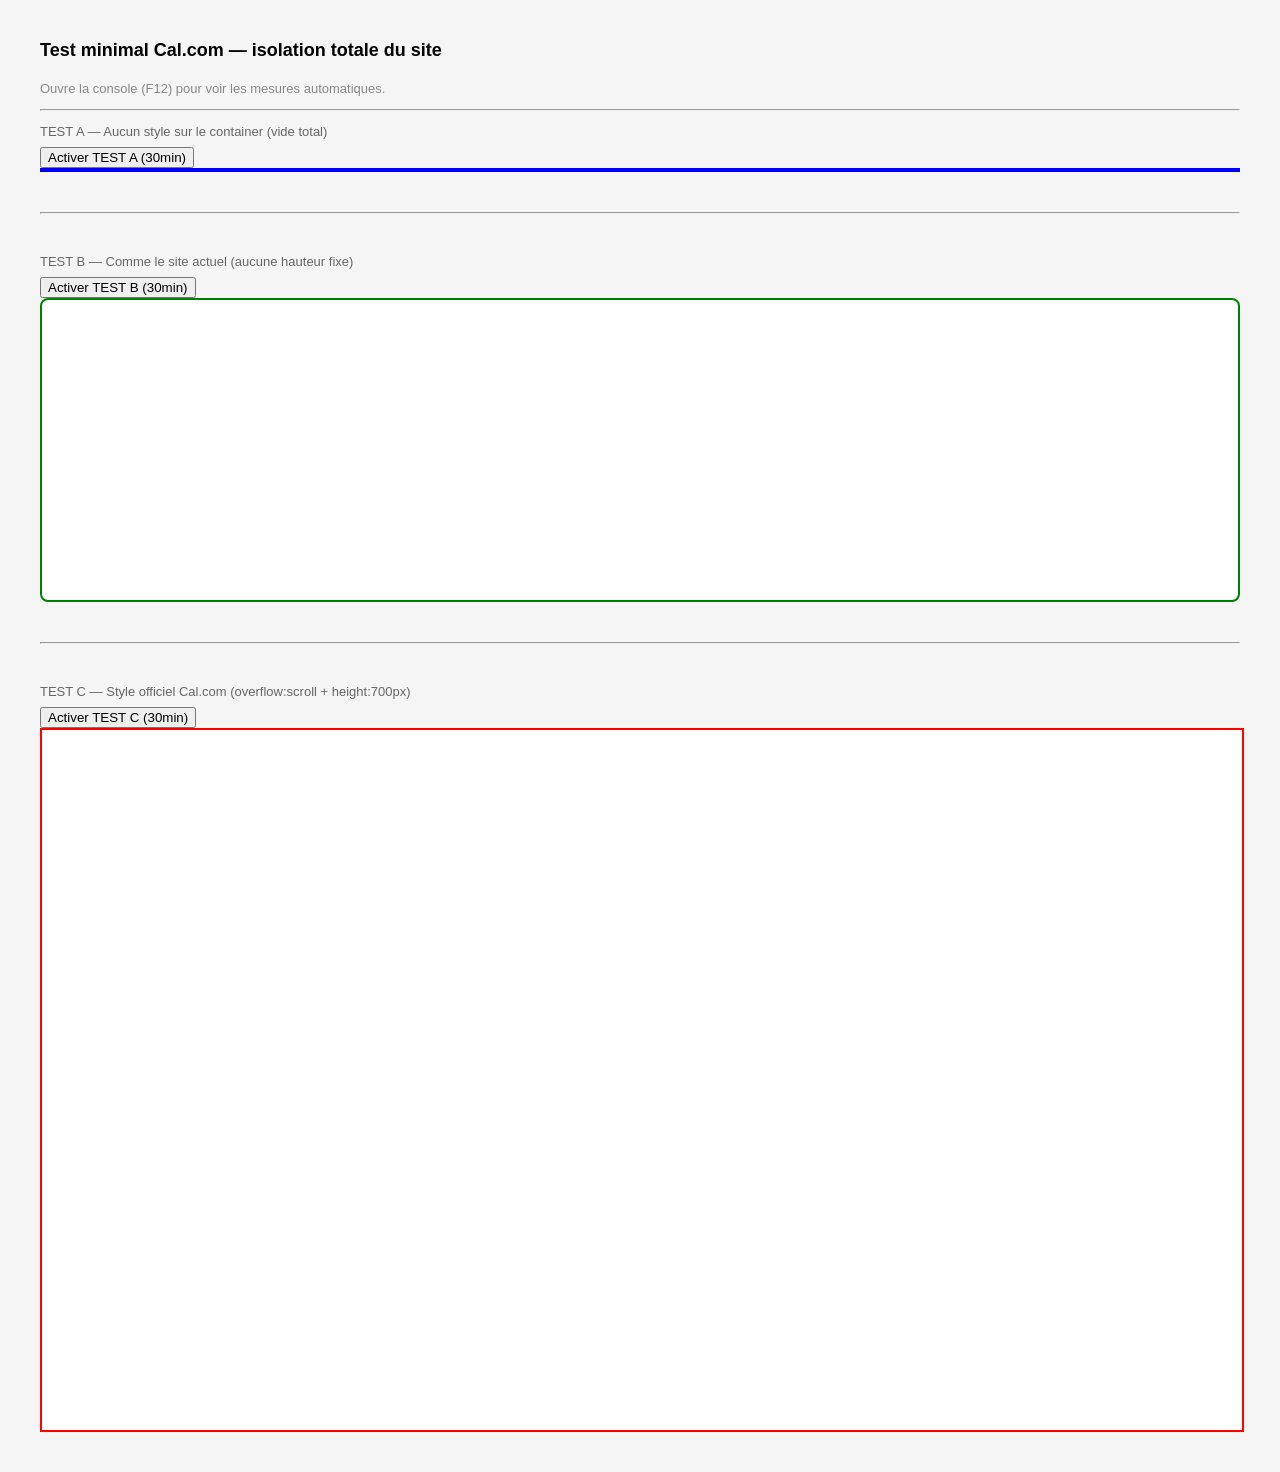
<file: cal-test.html>
<!DOCTYPE html>
<html lang="fr">
<head>
  <meta charset="UTF-8">
  <title>Test minimal Cal.com</title>
  <!-- AUCUN CSS du site principal -->
  <style>
    body { margin: 40px; font-family: sans-serif; background: #f5f5f5; }
    h1 { font-size: 18px; margin-bottom: 20px; }
    .test-label { font-size: 13px; color: #666; margin-bottom: 8px; }

    /* TEST A : aucun style du tout sur le container */
    #test-a-container { background: white; border: 2px solid blue; }

    /* TEST B : comme le site (après nos modifs) */
    #test-b-container {
      background: white;
      border: 2px solid green;
      min-height: 300px;
      border-radius: 8px;
    }

    /* TEST C : comme les recommandations Cal.com (overflow:scroll + height fixe) */
    #test-c-container {
      background: white;
      border: 2px solid red;
      width: 100%;
      height: 700px;
      overflow: scroll;
    }
  </style>
</head>
<body>
  <h1>Test minimal Cal.com — isolation totale du site</h1>
  <p style="font-size:13px;color:#888;">Ouvre la console (F12) pour voir les mesures automatiques.</p>

  <hr>
  <p class="test-label">TEST A — Aucun style sur le container (vide total)</p>
  <button onclick="initCal('30min','a')">Activer TEST A (30min)</button>
  <div id="test-a-container">
    <div id="my-cal-test-a" style="width:100%"></div>
  </div>

  <hr style="margin: 40px 0">
  <p class="test-label">TEST B — Comme le site actuel (aucune hauteur fixe)</p>
  <button onclick="initCal('30min','b')">Activer TEST B (30min)</button>
  <div id="test-b-container">
    <div id="my-cal-test-b" style="width:100%"></div>
  </div>

  <hr style="margin: 40px 0">
  <p class="test-label">TEST C — Style officiel Cal.com (overflow:scroll + height:700px)</p>
  <button onclick="initCal('30min','c')">Activer TEST C (30min)</button>
  <div id="test-c-container">
    <div id="my-cal-test-c" style="width:100%;height:100%;overflow:scroll"></div>
  </div>

  <!-- Cal.com embed -->
  <script>
    (function (C, A, L) {
      let p = function (a, ar) { a.q.push(ar); };
      let d = C.document;
      C.Cal = C.Cal || function () {
        let cal = C.Cal; let ar = arguments;
        if (!cal.loaded) {
          cal.ns = {}; cal.q = cal.q || [];
          d.head.appendChild(d.createElement("script")).src = A;
          cal.loaded = true;
        }
        if (ar[0] === L) {
          const api = function () { p(api, arguments); };
          const namespace = ar[1];
          api.q = api.q || [];
          if (typeof namespace === "string") {
            cal.ns[namespace] = cal.ns[namespace] || api;
            p(cal.ns[namespace], ar);
            p(cal, ["initNamespace", namespace]);
          } else p(cal, ar);
          return;
        }
        p(cal, ar);
      };
    })(window, "https://app.cal.com/embed/embed.js", "init");

    const initialized = {};

    function initCal(type, testId) {
      const ns = type + '-test-' + testId;
      const selector = '#my-cal-test-' + testId;

      if (initialized[ns]) {
        console.log('[DIAG] Déjà initialisé :', ns);
        setTimeout(() => runDiag(testId), 2000);
        return;
      }
      initialized[ns] = true;

      Cal("init", ns, { origin: "https://app.cal.com" });
      Cal.ns[ns]('inline', {
        elementOrSelector: selector,
        config: { layout: 'month_view', useSlotsViewOnSmallScreen: 'true' },
        calLink: 'momentdegrace/' + type,
      });
      Cal.ns[ns]('ui', { hideEventTypeDetails: false, layout: 'month_view' });

      console.log('[DIAG] Cal.com initialisé pour test', testId.toUpperCase(), '— diagnostic dans 3s');
      setTimeout(() => runDiag(testId), 3000);
    }

    // ─── Écoute __dimensionChanged ───────────────────────────────────────────
    window.addEventListener('message', function(e) {
      if (e.data && typeof e.data === 'object') {
        if (e.data.type === '__dimensionChanged' || (e.data.data && e.data.data.iframeHeight)) {
          console.log('[Cal.com __dimensionChanged reçu]', JSON.stringify(e.data));
        }
      }
    });

    // ─── Diagnostic ─────────────────────────────────────────────────────────
    function runDiag(testId) {
      const root = document.getElementById('my-cal-test-' + testId);
      if (!root) return;

      console.group('════ DIAGNOSTIC TEST ' + testId.toUpperCase() + ' ════');

      // 1. Remonte la chaîne des parents
      console.group('Chaîne parents (depuis #my-cal-test-' + testId + ')');
      let el = root;
      let depth = 0;
      while (el && el.tagName !== 'BODY') {
        const cs = getComputedStyle(el);
        const scrollable = el.scrollHeight > el.clientHeight + 2;
        console.log(
          (scrollable ? '⚠️ SCROLL ' : '   ok     ') + depth + ':',
          el.tagName + (el.id ? '#' + el.id : ''),
          {
            clientH: el.clientHeight,
            scrollH: el.scrollHeight,
            height_computed: cs.height,
            overflow: cs.overflow,
            overflowY: cs.overflowY,
            display: cs.display,
            position: cs.position,
          }
        );
        el = el.parentElement;
        depth++;
      }
      console.groupEnd();

      // 2. Enfants directs (wrappers injectés par Cal.com)
      console.group('Enfants injectés par Cal.com dans le div cible');
      function logChildren(parent, indent) {
        Array.from(parent.children).forEach((child, i) => {
          const cs = getComputedStyle(child);
          const scrollable = child.scrollHeight > child.clientHeight + 2;
          console.log(
            indent + (scrollable ? '⚠️ SCROLL ' : '   ok     ') + i + ':',
            child.tagName + (child.id ? '#' + child.id : '') + (child.className ? '.' + String(child.className).split(' ').slice(0,2).join('.') : ''),
            {
              clientH: child.clientHeight,
              scrollH: child.scrollHeight,
              height_inline: child.style.height,
              height_computed: cs.height,
              overflow: cs.overflow,
              overflowY: cs.overflowY,
              display: cs.display,
              position: cs.position,
            }
          );
          if (child.tagName !== 'IFRAME' && child.children.length > 0 && child.children.length < 5) {
            logChildren(child, indent + '  ');
          }
        });
      }
      logChildren(root, '');
      console.groupEnd();

      // 3. Inspect iframe
      const iframe = root.querySelector('iframe');
      if (iframe) {
        const cs = getComputedStyle(iframe);
        console.group('IFRAME Cal.com');
        console.log({
          'src (80c)': iframe.src.substring(0, 80),
          clientH: iframe.clientHeight,
          scrollH: iframe.scrollHeight,
          'style.height (inline)': iframe.style.height || '(non défini)',
          'computed height': cs.height,
          overflow: cs.overflow,
          overflowY: cs.overflowY,
        });
        // On ne peut pas accéder au contenu de l'iframe (cross-origin)
        try {
          iframe.contentWindow.document; // va lever une erreur si cross-origin
          console.log('Iframe accessible (same-origin) — analyse interne possible');
        } catch(e) {
          console.log('⚠️ Iframe CROSS-ORIGIN (app.cal.com) : impossible d\'inspecter l\'intérieur depuis JS.');
          console.log('→ Si le scroll est là-dedans, il est géré par Cal.com côté serveur.');
        }
        console.groupEnd();
      } else {
        console.warn('Aucun iframe trouvé dans ce conteneur (pas encore chargé ?)');
      }

      console.groupEnd(); // fin groupe test
    }

    window.runDiag = runDiag;
    console.log('[DIAG] Page test prête. Clique sur un bouton "Activer" pour lancer.');
  </script>
</body>
</html>
</file>
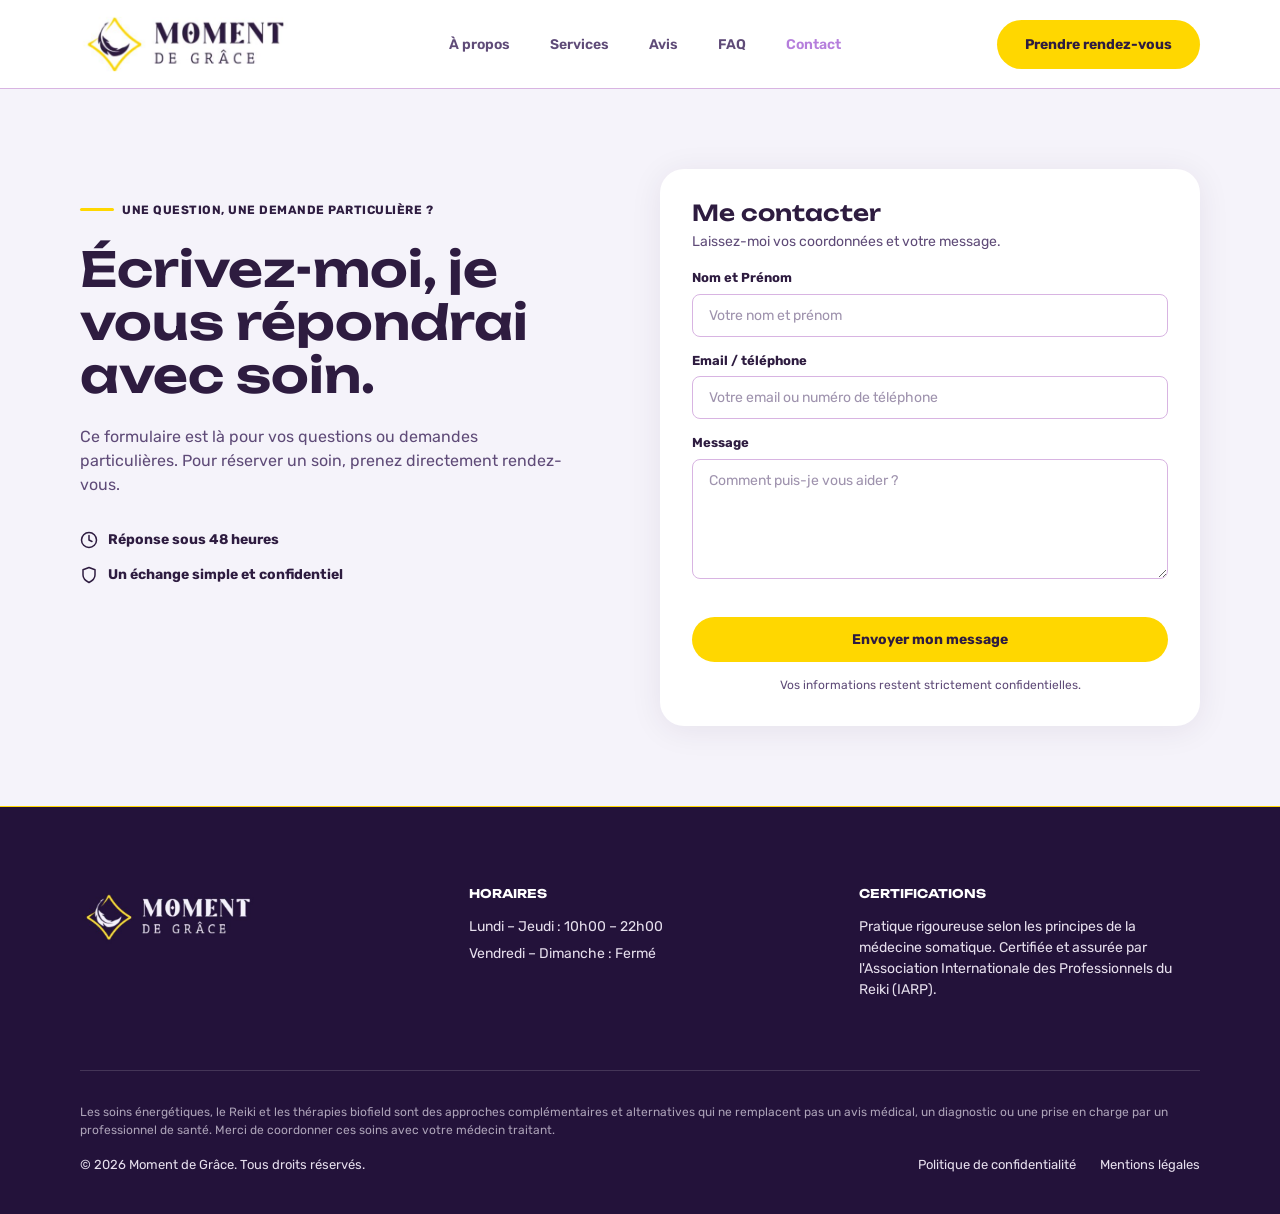
<file: contact.html>
<!DOCTYPE html>
<html lang="fr">
<head>
<meta charset="UTF-8">
<meta name="viewport" content="width=device-width, initial-scale=1.0">
<title>Contact — Moment de Grâce</title>
<meta name="description" content="Une question ou une demande particulière ? Écrivez à Fabienne, praticienne en soins énergétiques à distance.">
<link rel="preconnect" href="https://fonts.googleapis.com">
<link rel="preconnect" href="https://fonts.gstatic.com" crossorigin>
<link href="https://fonts.googleapis.com/css2?family=Unbounded:wght@400;600;700&family=Rubik:ital,wght@0,400;0,500;0,600;0,700;1,400;1,600&display=swap" rel="stylesheet">
<link rel="icon" type="image/png" href="images/logo-favicon.png">
<link rel="stylesheet" href="styles.css">
</head>
<body>

<header class="navbar">
  <div class="logo-group">
    <a href="index.html"><img src="images/Logo blanc.png" alt="Moment de Grâce" style="height: 72px; width: auto;"></a>
  </div>
  <nav class="nav-links" id="navLinks">
    <a href="index.html#about">À propos</a>
    <a href="index.html#services">Services</a>
    <a href="index.html#testimonials">Avis</a>
    <a href="index.html#faq">FAQ</a>
    <a href="contact.html" class="nav-active">Contact</a>
  </nav>
  <a href="index.html#services" class="btn btn-primary">Prendre rendez-vous</a>
  <button class="nav-toggle" id="navToggle" aria-label="Ouvrir le menu">☰</button>
</header>

<main>
  <section class="contact-page">
    <div class="contact-left">
      <p class="eyebrow">Une question, une demande particulière ?</p>
      <h1>Écrivez-moi, je vous répondrai avec soin.</h1>
      <p class="contact-desc">Ce formulaire est là pour vos questions ou demandes particulières. Pour réserver un soin, prenez directement rendez-vous.</p>
      <ul class="contact-perks">
        <li class="contact-perk">
          <svg width="18" height="18" viewBox="0 0 24 24" fill="none" stroke="currentColor" stroke-width="2" stroke-linecap="round" stroke-linejoin="round"><circle cx="12" cy="12" r="10"/><polyline points="12 6 12 12 16 14"/></svg>
          Réponse sous 48 heures
        </li>
        <li class="contact-perk">
          <svg width="18" height="18" viewBox="0 0 24 24" fill="none" stroke="currentColor" stroke-width="2" stroke-linecap="round" stroke-linejoin="round"><path d="M12 22s8-4 8-10V5l-8-3-8 3v7c0 6 8 10 8 10z"/></svg>
          Un échange simple et confidentiel
        </li>
      </ul>
    </div>

    <div class="contact-right">
      <div class="contact-card">
        <div class="contact-card-header">
          <h2 class="contact-card-title">Me contacter</h2>
          <p class="contact-card-subtitle">Laissez-moi vos coordonnées et votre message.</p>
        </div>

        <form class="contact-form" id="contactForm" novalidate>
          <div class="form-group">
            <label for="name">Nom et Prénom</label>
            <input type="text" id="name" name="name" placeholder="Votre nom et prénom" required>
          </div>
          <div class="form-group">
            <label for="contact">Email / téléphone</label>
            <input type="text" id="contact" name="contact" placeholder="Votre email ou numéro de téléphone" required>
          </div>
          <div class="form-group">
            <label for="message">Message</label>
            <textarea id="message" name="message" placeholder="Comment puis-je vous aider ?" rows="5" required></textarea>
          </div>
          <button type="submit" class="btn btn-primary btn-block">Envoyer mon message</button>
          <p class="contact-privacy">Vos informations restent strictement confidentielles.</p>
        </form>

        <div class="contact-success" id="contactSuccess">
          <svg width="48" height="48" viewBox="0 0 24 24" fill="none" stroke="var(--yellow)" stroke-width="2" stroke-linecap="round" stroke-linejoin="round"><path d="M22 11.08V12a10 10 0 1 1-5.93-9.14"/><polyline points="22 4 12 14.01 9 11.01"/></svg>
          <h3>Message envoyé !</h3>
          <p>Merci pour votre message. Je vous répondrai dans les 48 heures.</p>
        </div>
      </div>
    </div>
  </section>
</main>

<footer>
  <div class="footer-columns">
    <div class="brand-column">
      <div class="brand-logo">
        <img src="images/Logo noir.png" alt="Moment de Grâce" style="height: 60px; width: auto;">
      </div>
    </div>
    <div class="footer-column">
      <h3>Horaires</h3>
      <p>Lundi – Jeudi : 10h00 – 22h00</p>
      <p>Vendredi – Dimanche : Fermé</p>
    </div>
    <div class="footer-column">
      <h3>Certifications</h3>
      <p>Pratique rigoureuse selon les principes de la médecine somatique. Certifiée et assurée par l'Association Internationale des Professionnels du Reiki (IARP).</p>
    </div>
  </div>
  <hr>
  <div class="footer-bottom">
    <p class="disclaimer">Les soins énergétiques, le Reiki et les thérapies biofield sont des approches complémentaires et alternatives qui ne remplacent pas un avis médical, un diagnostic ou une prise en charge par un professionnel de santé. Merci de coordonner ces soins avec votre médecin traitant.</p>
    <div class="copyright-row">
      <p>© <span id="footer-year"></span> Moment de Grâce. Tous droits réservés.</p>
      <div class="legal-links">
        <a href="politique-confidentialite.html">Politique de confidentialité</a>
        <a href="mentions-legales.html">Mentions légales</a>
      </div>
    </div>
  </div>
</footer>

<script>
document.addEventListener('DOMContentLoaded', () => {
  const navToggle = document.getElementById('navToggle');
  const navLinks = document.getElementById('navLinks');
  if (navToggle && navLinks) {
    navToggle.addEventListener('click', () => {
      const isOpen = navLinks.classList.toggle('open');
      navToggle.textContent = isOpen ? '✕' : '☰';
      navToggle.setAttribute('aria-label', isOpen ? 'Fermer le menu' : 'Ouvrir le menu');
    });
    navLinks.querySelectorAll('a').forEach(link => {
      link.addEventListener('click', () => {
        navLinks.classList.remove('open');
        navToggle.textContent = '☰';
        navToggle.setAttribute('aria-label', 'Ouvrir le menu');
      });
    });
  }

  document.getElementById('contactForm').addEventListener('submit', async (e) => {
    e.preventDefault();
    const form = e.target;
    const btn = form.querySelector('button[type="submit"]');
    btn.disabled = true;
    btn.textContent = 'Envoi en cours…';

    try {
      const res = await fetch('https://formspree.io/f/xjyvqnqn', {
        method: 'POST',
        body: new FormData(form),
        headers: { 'Accept': 'application/json' }
      });
      if (res.ok) {
        const card = document.querySelector('.contact-card');
        card.style.minHeight = card.offsetHeight + 'px';
        form.style.display = 'none';
        document.getElementById('contactSuccess').classList.add('visible');
      } else {
        btn.disabled = false;
        btn.textContent = 'Envoyer mon message';
        alert('Une erreur est survenue. Veuillez réessayer.');
      }
    } catch {
      btn.disabled = false;
      btn.textContent = 'Envoyer mon message';
      alert('Une erreur est survenue. Veuillez réessayer.');
    }
  });
  const yearEl = document.getElementById('footer-year');
  if (yearEl) yearEl.textContent = new Date().getFullYear();
});
</script>
</body>
</html>
</file>
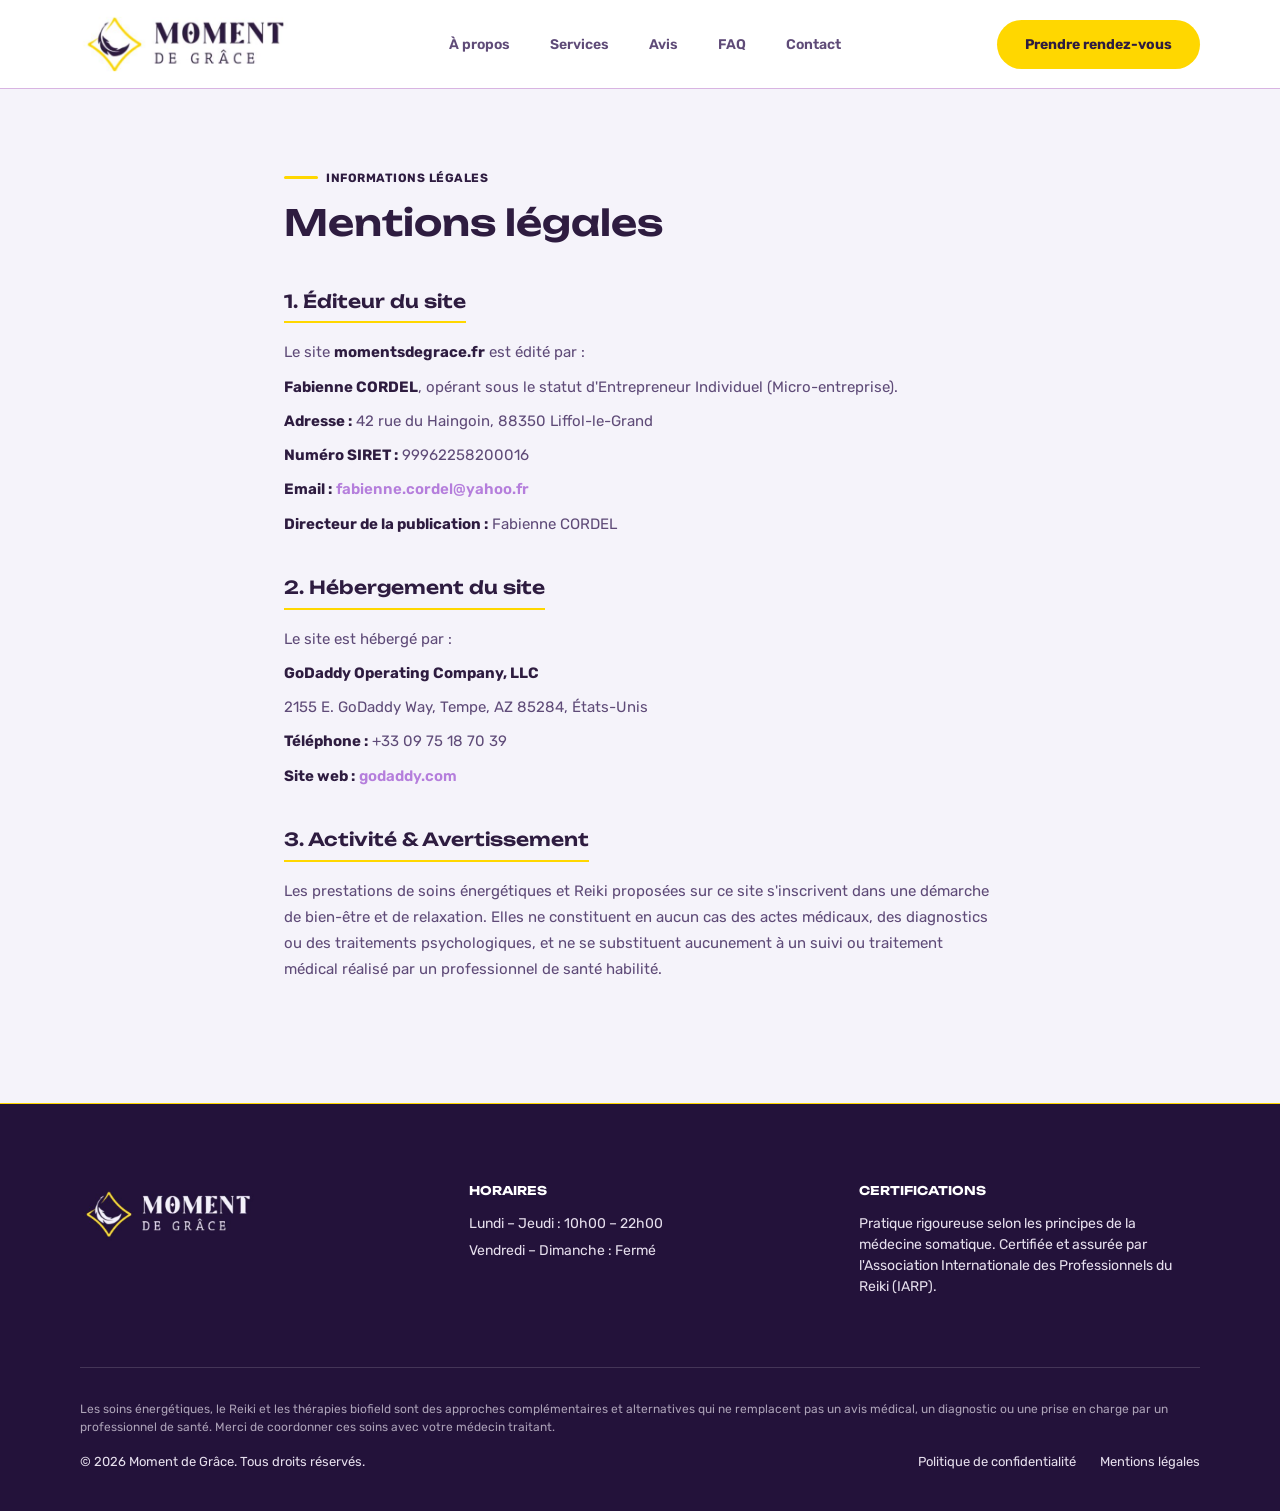
<file: mentions-legales.html>
<!DOCTYPE html>
<html lang="fr">
<head>
<meta charset="UTF-8">
<meta name="viewport" content="width=device-width, initial-scale=1.0">
<title>Mentions légales — Moment de Grâce</title>
<meta name="description" content="Mentions légales du site Moment de Grâce — éditeur, hébergement, activité et avertissement.">
<link rel="preconnect" href="https://fonts.googleapis.com">
<link rel="preconnect" href="https://fonts.gstatic.com" crossorigin>
<link href="https://fonts.googleapis.com/css2?family=Unbounded:wght@400;600;700&family=Rubik:ital,wght@0,400;0,500;0,600;0,700;1,400;1,600&display=swap" rel="stylesheet">
<link rel="icon" type="image/png" href="images/logo-favicon.png">
<link rel="stylesheet" href="styles.css">
<style>
  .legal-page {
    max-width: 760px;
    margin: 0 auto;
    padding: 80px 24px;
  }
  .legal-page h1 {
    font-size: 36px;
    margin-bottom: 48px;
  }
  .legal-section {
    margin-bottom: 40px;
  }
  .legal-section h2 {
    font-size: 18px;
    color: var(--plum);
    margin-bottom: 16px;
    padding-bottom: 10px;
    border-bottom: 2px solid var(--yellow);
    display: inline-block;
  }
  .legal-section p {
    font-size: 15px;
    line-height: 1.75;
    color: var(--text-muted);
    margin-bottom: 8px;
  }
  .legal-section p strong {
    color: var(--plum);
  }
  @media (max-width: 900px) {
    .legal-page { padding: 60px 24px; }
    .legal-page h1 { font-size: 28px; margin-bottom: 36px; }
  }
</style>
</head>
<body>

<header class="navbar">
  <div class="logo-group">
    <a href="index.html"><img src="images/Logo blanc.png" alt="Moment de Grâce" style="height: 72px; width: auto;"></a>
  </div>
  <nav class="nav-links" id="navLinks">
    <a href="index.html#about">À propos</a>
    <a href="index.html#services">Services</a>
    <a href="index.html#testimonials">Avis</a>
    <a href="index.html#faq">FAQ</a>
    <a href="contact.html">Contact</a>
  </nav>
  <a href="index.html#services" class="btn btn-primary">Prendre rendez-vous</a>
  <button class="nav-toggle" id="navToggle" aria-label="Ouvrir le menu">☰</button>
</header>

<main>
  <section style="background: var(--bg-lavender); padding: 0;">
    <div class="legal-page">
      <p class="eyebrow" style="margin-bottom: 16px;">Informations légales</p>
      <h1>Mentions légales</h1>

      <div class="legal-section">
        <h2>1. Éditeur du site</h2>
        <p>Le site <strong>momentsdegrace.fr</strong> est édité par :</p>
        <p><strong>Fabienne CORDEL</strong>, opérant sous le statut d'Entrepreneur Individuel (Micro-entreprise).</p>
        <p><strong>Adresse :</strong> 42 rue du Haingoin, 88350 Liffol-le-Grand</p>
        <p><strong>Numéro SIRET :</strong> 99962258200016</p>
        <p><strong>Email :</strong> <a href="mailto:fabienne.cordel@yahoo.fr" style="color: var(--lavender); font-weight: 600;">fabienne.cordel@yahoo.fr</a></p>
        <p><strong>Directeur de la publication :</strong> Fabienne CORDEL</p>
      </div>

      <div class="legal-section">
        <h2>2. Hébergement du site</h2>
        <p>Le site est hébergé par :</p>
        <p><strong>GoDaddy Operating Company, LLC</strong></p>
        <p>2155 E. GoDaddy Way, Tempe, AZ 85284, États-Unis</p>
        <p><strong>Téléphone :</strong> +33 09 75 18 70 39</p>
        <p><strong>Site web :</strong> <a href="https://www.godaddy.com" target="_blank" rel="noopener noreferrer" style="color: var(--lavender); font-weight: 600;">godaddy.com</a></p>
      </div>

      <div class="legal-section">
        <h2>3. Activité &amp; Avertissement</h2>
        <p>Les prestations de soins énergétiques et Reiki proposées sur ce site s'inscrivent dans une démarche de bien-être et de relaxation. Elles ne constituent en aucun cas des actes médicaux, des diagnostics ou des traitements psychologiques, et ne se substituent aucunement à un suivi ou traitement médical réalisé par un professionnel de santé habilité.</p>
      </div>
    </div>
  </section>
</main>

<footer>
  <div class="footer-columns">
    <div class="brand-column">
      <div class="brand-logo">
        <img src="images/Logo noir.png" alt="Moment de Grâce" style="height: 60px; width: auto;">
      </div>
    </div>
    <div class="footer-column">
      <h3>Horaires</h3>
      <p>Lundi – Jeudi : 10h00 – 22h00</p>
      <p>Vendredi – Dimanche : Fermé</p>
    </div>
    <div class="footer-column">
      <h3>Certifications</h3>
      <p>Pratique rigoureuse selon les principes de la médecine somatique. Certifiée et assurée par l'Association Internationale des Professionnels du Reiki (IARP).</p>
    </div>
  </div>
  <hr>
  <div class="footer-bottom">
    <p class="disclaimer">Les soins énergétiques, le Reiki et les thérapies biofield sont des approches complémentaires et alternatives qui ne remplacent pas un avis médical, un diagnostic ou une prise en charge par un professionnel de santé. Merci de coordonner ces soins avec votre médecin traitant.</p>
    <div class="copyright-row">
      <p>© <span id="footer-year"></span> Moment de Grâce. Tous droits réservés.</p>
      <div class="legal-links">
        <a href="politique-confidentialite.html">Politique de confidentialité</a>
        <a href="mentions-legales.html">Mentions légales</a>
      </div>
    </div>
  </div>
</footer>

<script>
document.addEventListener('DOMContentLoaded', () => {
  const navToggle = document.getElementById('navToggle');
  const navLinks = document.getElementById('navLinks');
  if (navToggle && navLinks) {
    navToggle.addEventListener('click', () => {
      const isOpen = navLinks.classList.toggle('open');
      navToggle.textContent = isOpen ? '✕' : '☰';
      navToggle.setAttribute('aria-label', isOpen ? 'Fermer le menu' : 'Ouvrir le menu');
    });
    navLinks.querySelectorAll('a').forEach(link => {
      link.addEventListener('click', () => {
        navLinks.classList.remove('open');
        navToggle.textContent = '☰';
        navToggle.setAttribute('aria-label', 'Ouvrir le menu');
      });
    });
  }
  const yearEl = document.getElementById('footer-year');
  if (yearEl) yearEl.textContent = new Date().getFullYear();
});
</script>
</body>
</html>
</file>
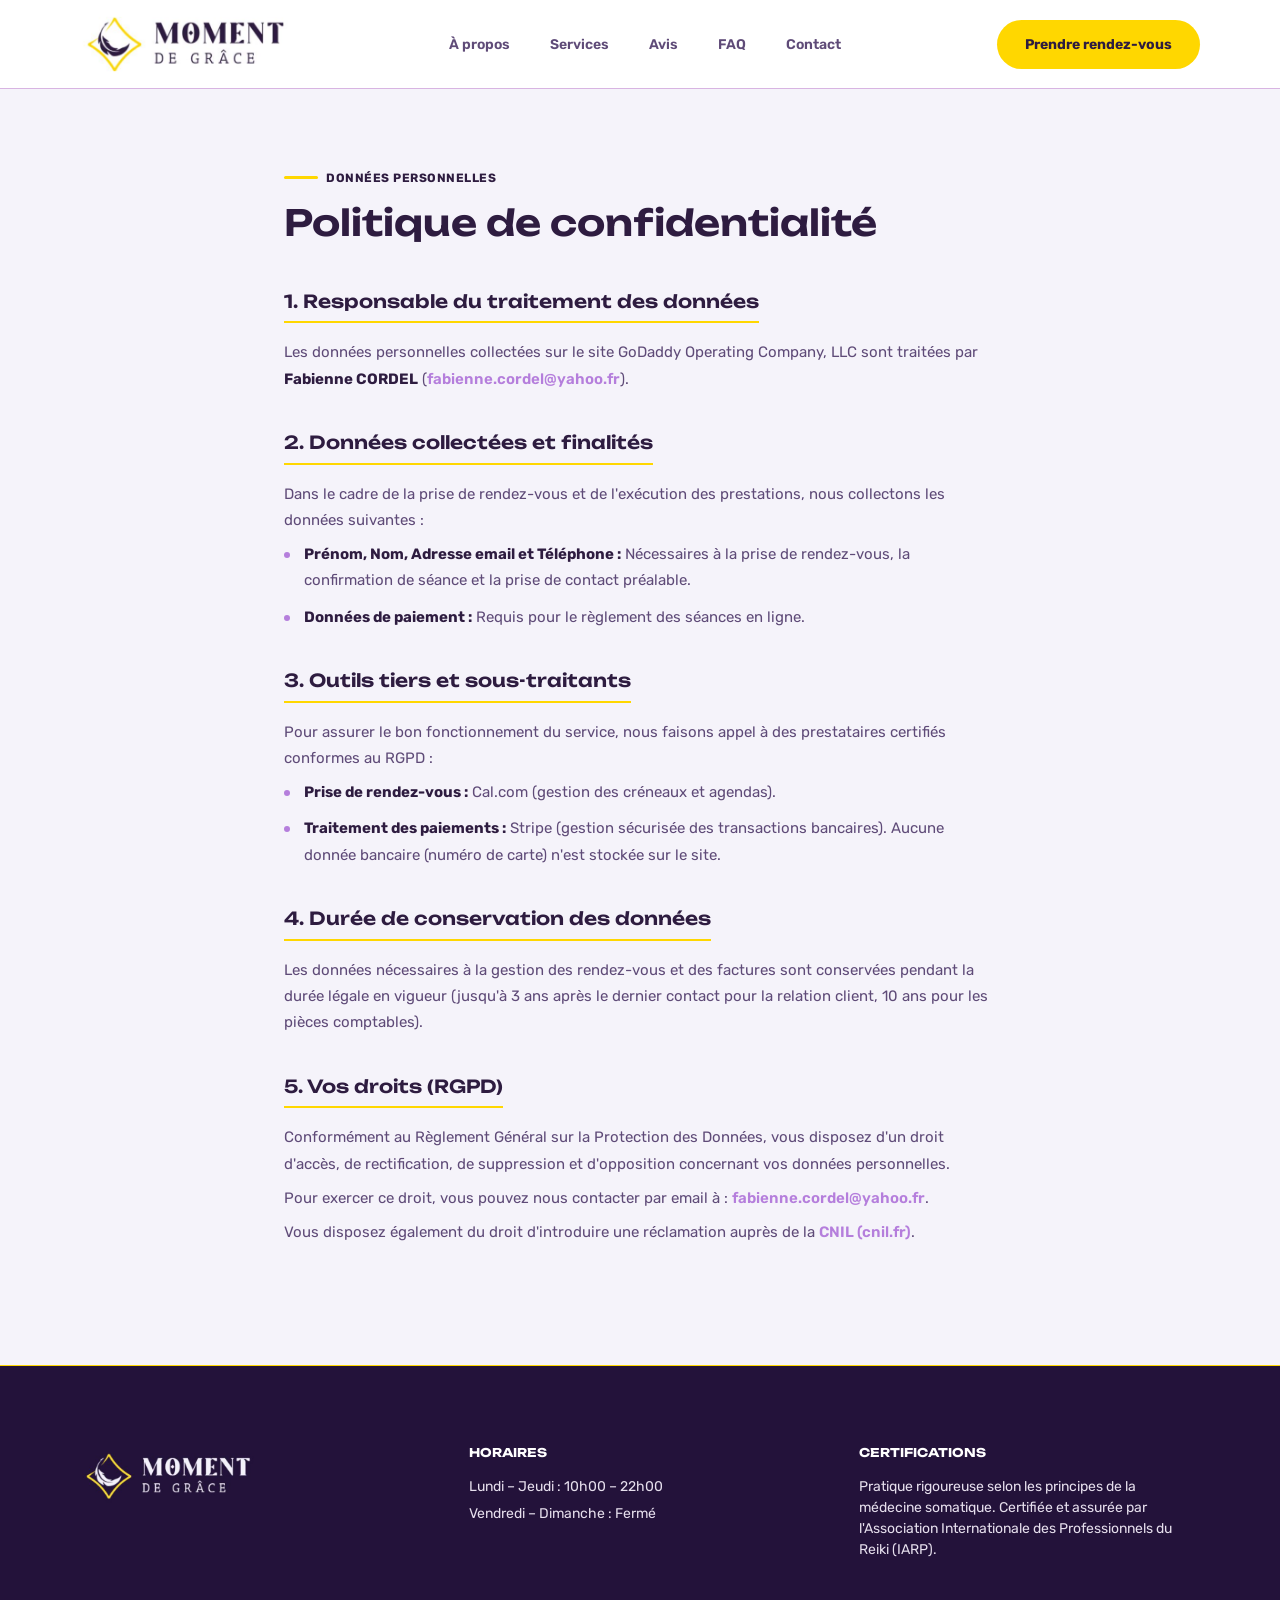
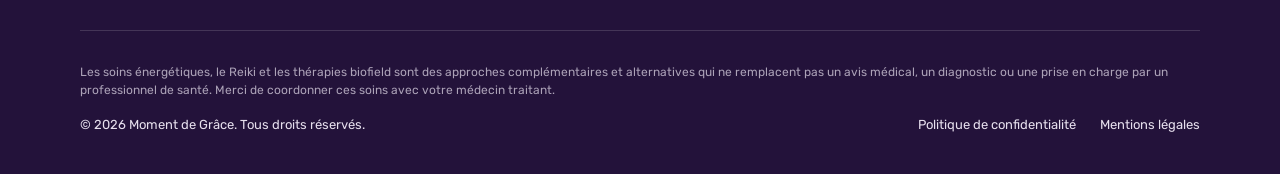
<file: politique-confidentialite.html>
<!DOCTYPE html>
<html lang="fr">
<head>
<meta charset="UTF-8">
<meta name="viewport" content="width=device-width, initial-scale=1.0">
<title>Politique de confidentialité — Moment de Grâce</title>
<meta name="description" content="Politique de confidentialité du site Moment de Grâce — données collectées, droits RGPD et sous-traitants.">
<link rel="preconnect" href="https://fonts.googleapis.com">
<link rel="preconnect" href="https://fonts.gstatic.com" crossorigin>
<link href="https://fonts.googleapis.com/css2?family=Unbounded:wght@400;600;700&family=Rubik:ital,wght@0,400;0,500;0,600;0,700;1,400;1,600&display=swap" rel="stylesheet">
<link rel="icon" type="image/png" href="images/logo-favicon.png">
<link rel="stylesheet" href="styles.css">
<style>
  .legal-page {
    max-width: 760px;
    margin: 0 auto;
    padding: 80px 24px;
  }
  .legal-page h1 {
    font-size: 36px;
    margin-bottom: 48px;
  }
  .legal-section {
    margin-bottom: 40px;
  }
  .legal-section h2 {
    font-size: 18px;
    color: var(--plum);
    margin-bottom: 16px;
    padding-bottom: 10px;
    border-bottom: 2px solid var(--yellow);
    display: inline-block;
  }
  .legal-section p {
    font-size: 15px;
    line-height: 1.75;
    color: var(--text-muted);
    margin-bottom: 8px;
  }
  .legal-section p strong {
    color: var(--plum);
  }
  .legal-list {
    list-style: none;
    padding: 0;
    margin: 8px 0;
    display: flex;
    flex-direction: column;
    gap: 10px;
  }
  .legal-list li {
    font-size: 15px;
    line-height: 1.75;
    color: var(--text-muted);
    padding-left: 20px;
    position: relative;
  }
  .legal-list li::before {
    content: '';
    position: absolute;
    left: 0;
    top: 11px;
    width: 6px;
    height: 6px;
    border-radius: 50%;
    background: var(--lavender);
  }
  .legal-list li strong {
    color: var(--plum);
  }
  @media (max-width: 900px) {
    .legal-page { padding: 60px 24px; }
    .legal-page h1 { font-size: 28px; margin-bottom: 36px; }
  }
</style>
</head>
<body>

<header class="navbar">
  <div class="logo-group">
    <a href="index.html"><img src="images/Logo blanc.png" alt="Moment de Grâce" style="height: 72px; width: auto;"></a>
  </div>
  <nav class="nav-links" id="navLinks">
    <a href="index.html#about">À propos</a>
    <a href="index.html#services">Services</a>
    <a href="index.html#testimonials">Avis</a>
    <a href="index.html#faq">FAQ</a>
    <a href="contact.html">Contact</a>
  </nav>
  <a href="index.html#services" class="btn btn-primary">Prendre rendez-vous</a>
  <button class="nav-toggle" id="navToggle" aria-label="Ouvrir le menu">☰</button>
</header>

<main>
  <section style="background: var(--bg-lavender); padding: 0;">
    <div class="legal-page">
      <p class="eyebrow" style="margin-bottom: 16px;">Données personnelles</p>
      <h1>Politique de confidentialité</h1>

      <div class="legal-section">
        <h2>1. Responsable du traitement des données</h2>
        <p>Les données personnelles collectées sur le site GoDaddy Operating Company, LLC sont traitées par <strong>Fabienne CORDEL</strong> (<a href="mailto:fabienne.cordel@yahoo.fr" style="color: var(--lavender); font-weight: 600;">fabienne.cordel@yahoo.fr</a>).</p>
      </div>

      <div class="legal-section">
        <h2>2. Données collectées et finalités</h2>
        <p>Dans le cadre de la prise de rendez-vous et de l'exécution des prestations, nous collectons les données suivantes :</p>
        <ul class="legal-list">
          <li><strong>Prénom, Nom, Adresse email et Téléphone :</strong> Nécessaires à la prise de rendez-vous, la confirmation de séance et la prise de contact préalable.</li>
          <li><strong>Données de paiement :</strong> Requis pour le règlement des séances en ligne.</li>
        </ul>
      </div>

      <div class="legal-section">
        <h2>3. Outils tiers et sous-traitants</h2>
        <p>Pour assurer le bon fonctionnement du service, nous faisons appel à des prestataires certifiés conformes au RGPD :</p>
        <ul class="legal-list">
          <li><strong>Prise de rendez-vous :</strong> Cal.com (gestion des créneaux et agendas).</li>
          <li><strong>Traitement des paiements :</strong> Stripe (gestion sécurisée des transactions bancaires). Aucune donnée bancaire (numéro de carte) n'est stockée sur le site.</li>
        </ul>
      </div>

      <div class="legal-section">
        <h2>4. Durée de conservation des données</h2>
        <p>Les données nécessaires à la gestion des rendez-vous et des factures sont conservées pendant la durée légale en vigueur (jusqu'à 3 ans après le dernier contact pour la relation client, 10 ans pour les pièces comptables).</p>
      </div>

      <div class="legal-section">
        <h2>5. Vos droits (RGPD)</h2>
        <p>Conformément au Règlement Général sur la Protection des Données, vous disposez d'un droit d'accès, de rectification, de suppression et d'opposition concernant vos données personnelles.</p>
        <p>Pour exercer ce droit, vous pouvez nous contacter par email à : <a href="mailto:fabienne.cordel@yahoo.fr" style="color: var(--lavender); font-weight: 600;">fabienne.cordel@yahoo.fr</a>.</p>
        <p>Vous disposez également du droit d'introduire une réclamation auprès de la <a href="https://www.cnil.fr" target="_blank" rel="noopener noreferrer" style="color: var(--lavender); font-weight: 600;">CNIL (cnil.fr)</a>.</p>
      </div>
    </div>
  </section>
</main>

<footer>
  <div class="footer-columns">
    <div class="brand-column">
      <div class="brand-logo">
        <img src="images/Logo noir.png" alt="Moment de Grâce" style="height: 60px; width: auto;">
      </div>
    </div>
    <div class="footer-column">
      <h3>Horaires</h3>
      <p>Lundi – Jeudi : 10h00 – 22h00</p>
      <p>Vendredi – Dimanche : Fermé</p>
    </div>
    <div class="footer-column">
      <h3>Certifications</h3>
      <p>Pratique rigoureuse selon les principes de la médecine somatique. Certifiée et assurée par l'Association Internationale des Professionnels du Reiki (IARP).</p>
    </div>
  </div>
  <hr>
  <div class="footer-bottom">
    <p class="disclaimer">Les soins énergétiques, le Reiki et les thérapies biofield sont des approches complémentaires et alternatives qui ne remplacent pas un avis médical, un diagnostic ou une prise en charge par un professionnel de santé. Merci de coordonner ces soins avec votre médecin traitant.</p>
    <div class="copyright-row">
      <p>© <span id="footer-year"></span> Moment de Grâce. Tous droits réservés.</p>
      <div class="legal-links">
        <a href="politique-confidentialite.html">Politique de confidentialité</a>
        <a href="mentions-legales.html">Mentions légales</a>
      </div>
    </div>
  </div>
</footer>

<script>
document.addEventListener('DOMContentLoaded', () => {
  const navToggle = document.getElementById('navToggle');
  const navLinks = document.getElementById('navLinks');
  if (navToggle && navLinks) {
    navToggle.addEventListener('click', () => {
      const isOpen = navLinks.classList.toggle('open');
      navToggle.textContent = isOpen ? '✕' : '☰';
      navToggle.setAttribute('aria-label', isOpen ? 'Fermer le menu' : 'Ouvrir le menu');
    });
    navLinks.querySelectorAll('a').forEach(link => {
      link.addEventListener('click', () => {
        navLinks.classList.remove('open');
        navToggle.textContent = '☰';
        navToggle.setAttribute('aria-label', 'Ouvrir le menu');
      });
    });
  }
  const yearEl = document.getElementById('footer-year');
  if (yearEl) yearEl.textContent = new Date().getFullYear();
});
</script>
</body>
</html>
</file>
<file: styles.css>
/* ==========================================================================
   Moment de Grâce — Design tokens (palette "Éclat")
   ========================================================================== */
:root {
  --yellow: #ffd700;
  --lavender: #b57edc;
  --lavender-light: #d8b4e2;
  --bg-lavender: #f5f3fa;
  --plum: #2e1c40;
  --plum-dark: #23123a;
  --text-muted: #5f4b78;
  --bg-main: #faf6ec;
  --white: #ffffff;

  --font-display: 'Unbounded', sans-serif;
  --font-body: 'Rubik', sans-serif;

  --radius-pill: 999px;
  --radius-lg: 24px;
  --radius-md: 16px;
  --radius-sm: 8px;

  --max-width: 1280px;
}

* { box-sizing: border-box; margin: 0; padding: 0; }

body {
  font-family: var(--font-body);
  color: var(--text-muted);
  background: var(--bg-main);
  line-height: 1.5;
}

h1, h2, h3 {
  font-family: var(--font-display);
  color: var(--plum);
  line-height: 1.1;
  font-weight: 600;
}

h1 { font-size: 48px; }
h2 { font-size: 34px; }
h3 { font-size: 20px; font-weight: 700; }

a { text-decoration: none; color: inherit; }
img { max-width: 100%; display: block; }
button { font-family: inherit; cursor: pointer; border: none; background: none; }

.eyebrow {
  font-family: var(--font-body);
  font-weight: 700;
  font-size: 12px;
  text-transform: uppercase;
  color: var(--plum);
  letter-spacing: 0.5px;
}
.eyebrow.center { text-align: center; }

/* Buttons */
.btn {
  display: inline-flex;
  align-items: center;
  justify-content: center;
  padding: 14px 28px;
  border-radius: var(--radius-pill);
  font-weight: 700;
  font-size: 14px;
  white-space: nowrap;
  transition: transform 0.15s ease, box-shadow 0.15s ease;
}
.btn:hover { transform: translateY(-2px); }
.btn-primary { background: var(--yellow); color: var(--plum); }
.btn-secondary { background: var(--white); color: var(--plum); border: 2px solid var(--yellow); }
.btn-block { width: 100%; margin-top: 24px; }

/* ==========================================================================
   Layout helpers
   ========================================================================== */
section {
  padding: 100px 80px;
}
.section-header {
  display: flex;
  flex-direction: column;
  align-items: center;
  text-align: center;
  gap: 16px;
  max-width: 700px;
  margin: 0 auto 48px;
}
.eyebrow::before {
  content: '';
  display: inline-block;
  vertical-align: middle;
  margin-right: 8px;
  margin-bottom: 2px;
  width: 34px;
  height: 3px;
  background: var(--yellow);
  border-radius: var(--radius-pill);
}
.section-header.light .eyebrow, .section-header.light h2 { color: var(--white); }
.section-subtitle { font-size: 16px; }

/* ==========================================================================
   Navbar
   ========================================================================== */
.navbar {
  display: flex;
  align-items: center;
  justify-content: space-between;
  padding: 8px 80px;
  background: var(--white);
  border-bottom: 1px solid var(--lavender-light);
  position: sticky;
  top: 0;
  z-index: 100;
}
.logo-group { display: flex; align-items: center; gap: 12px; }
.logo-badge {
  background: var(--bg-lavender);
  border-radius: 12px;
  padding: 8px;
  font-size: 18px;
}
.logo-badge.dark { background: var(--yellow); }
.logo-text {
  font-family: var(--font-display);
  font-weight: 700;
  font-size: 16px;
  text-transform: uppercase;
  color: var(--plum);
}
.logo-text.light { color: var(--white); }
.nav-links { display: flex; gap: 40px; font-weight: 600; font-size: 14px; }
.nav-links a:hover { color: var(--lavender); }
.nav-toggle { display: none; font-size: 24px; color: var(--plum); }

/* ==========================================================================
   Hero
   ========================================================================== */
.hero {
  display: flex;
  align-items: center;
  gap: 64px;
  background: var(--white);
}
.hero-content { flex: 1; display: flex; flex-direction: column; gap: 24px; }
.hero-content .lead { font-size: 18px; }
.hero-actions { display: flex; gap: 16px; }
.hero-security { display: flex; align-items: center; gap: 8px; font-weight: 700; font-size: 13px; text-transform: uppercase; }
.hero-image {
  width: 580px;
  max-width: 45vw;
  aspect-ratio: 5/4;
  flex-shrink: 0;
  border-radius: var(--radius-lg);
  border-top-left-radius: 180px;
  background: url('images/hero-image.png') center/cover no-repeat;
}

/* ==========================================================================
   Trust bar
   ========================================================================== */
.trust-bar {
  background: var(--bg-lavender);
  border-top: 1px solid var(--lavender-light);
  border-bottom: 1px solid var(--lavender-light);
  padding: 50px 80px;
}
.stats-row { display: flex; justify-content: space-between; gap: 16px; margin-bottom: 32px; }
.stat-item { display: flex; gap: 16px; align-items: center; flex: 1; }
.stat-num { font-family: var(--font-display); font-weight: 700; font-size: 32px; color: var(--lavender); }
.stat-item strong { display: block; color: var(--plum); font-size: 16px; }
.stat-item p { font-size: 13px; }
hr { border: none; border-top: 1px solid var(--lavender-light); margin: 32px 0; }
.modalities-row { display: flex; align-items: center; justify-content: center; gap: 16px; flex-wrap: wrap; }
.modalities-label { font-weight: 700; font-size: 12px; text-transform: uppercase; }
.modalities-break { display: none; }
.modality-badge {
  background: var(--white);
  border: 1px solid var(--lavender-light);
  border-radius: var(--radius-pill);
  padding: 8px 16px;
  font-size: 13px;
  font-weight: 600;
  color: var(--plum);
}

/* ==========================================================================
   About
   ========================================================================== */
.about { display: flex; gap: 80px; align-items: center; background: var(--white); }
.about-image {
  width: 480px;
  max-width: 40vw;
  height: 560px;
  flex-shrink: 0;
  border-radius: var(--radius-lg);
  background: url('images/About picture - MdG.png') center/cover no-repeat;
  box-shadow: 0 16px 32px rgba(255, 215, 0, 0.13);
}
.about-content { flex: 1; display: flex; flex-direction: column; gap: 24px; }
.bio { display: flex; flex-direction: column; gap: 16px; font-size: 16px; }
.credentials-row { display: flex; gap: 24px; }
.credential-block {
  flex: 1;
  background: var(--bg-lavender);
  border-radius: var(--radius-md);
  padding: 24px;
}
.credential-block strong { display: block; text-transform: uppercase; color: var(--plum); font-size: 14px; margin-bottom: 12px; }
.credential-block p { font-size: 14px; }

/* ==========================================================================
   Services
   ========================================================================== */
.services { background: var(--bg-lavender); }
.services-grid { display: flex; gap: 24px; justify-content: center; flex-wrap: wrap; }
.service-card {
  background: var(--white);
  border: 1.5px solid var(--yellow);
  border-radius: var(--radius-lg);
  padding: 32px;
  width: 384px;
  max-width: 100%;
  display: flex;
  flex-direction: column;
  justify-content: space-between;
  box-shadow: 0 8px 8px rgba(229, 169, 60, 0.08);
}
.card-tag-row { display: flex; justify-content: space-between; align-items: center; margin-bottom: 20px; }
.card-icon { width: 20px; height: auto; }
.tag-pill {
  background: var(--bg-lavender);
  border-radius: var(--radius-pill);
  padding: 4px 10px;
  font-size: 11px;
  font-weight: 700;
}
.service-card h3 { margin-bottom: 8px; }
.service-card .price { font-weight: 700; font-size: 12px; text-transform: uppercase; color: var(--plum); margin-bottom: 20px; }
.service-card .desc { font-size: 14px; }

/* ==========================================================================
   Booking / calendar
   ========================================================================== */
.booking-calendar { background: var(--plum); }
.cal-blank-state {
  display: flex;
  align-items: center;
  justify-content: center;
  min-height: 300px;
  color: var(--text-muted);
  font-size: 16px;
  text-align: center;
  padding: 40px;
}
.cal-widget-container {
  flex: 1;
  min-width: 320px;
  background: var(--white);
  border-radius: var(--radius-lg);
  min-height: 300px;
  padding-top: 32px;
}

/* ==========================================================================
   Testimonials
   ========================================================================== */
.testimonials { background: var(--bg-lavender); }
.testimonials-grid { display: flex; gap: 24px; flex-wrap: wrap; }
.testimonial-card {
  flex: 1;
  min-width: 280px;
  background: var(--white);
  border: 1px solid var(--lavender-light);
  border-radius: 20px;
  padding: 32px;
  display: flex;
  flex-direction: column;
  justify-content: space-between;
}
.testimonial-card p { font-style: italic; font-size: 15px; margin-bottom: 24px; }
.testimonial-card footer { display: flex; gap: 12px; align-items: center; background: var(--white); border-top: none; padding: 0; color: inherit; width: 100%; }
.testimonial-card footer div { flex: 1; min-width: 0; white-space: nowrap; }
.avatar {
  background: var(--lavender-light);
  border-radius: 50%;
  width: 44px;
  height: 44px;
  display: flex;
  align-items: center;
  justify-content: center;
  font-weight: 700;
  color: var(--plum-dark);
  flex-shrink: 0;
}
.testimonial-card footer strong { display: block; color: var(--plum); font-size: 14px; }
.testimonial-card footer small { font-size: 13px; }

/* ==========================================================================
   FAQ
   ========================================================================== */
.faq { background: var(--white); }
.faq-grid { display: flex; flex-direction: column; align-items: center; }
.faq-col { width: 100%; max-width: 720px; display: flex; flex-direction: column; gap: 20px; }
.faq-item { padding: 24px; border-radius: var(--radius-md); }
.faq-question {
  display: flex;
  justify-content: space-between;
  align-items: center;
  width: 100%;
  font-weight: 700;
  font-size: 16px;
  color: var(--plum);
  text-align: left;
}
.chevron { display: flex; align-items: center; justify-content: center; width: 20px; height: 20px; flex-shrink: 0; background: var(--yellow); border-radius: 50%; transition: transform 0.2s ease; }
.faq-item.open .chevron { transform: rotate(180deg); }
.faq-answer {
  display: grid;
  grid-template-rows: 0fr;
  transition: grid-template-rows 0.25s ease;
  font-size: 14px;
}
.faq-item.open .faq-answer { grid-template-rows: 1fr; margin-top: 12px; }
.faq-answer > p, .faq-answer > div { overflow: hidden; }
.faq-answer p + p { margin-top: 8px; }

/* ==========================================================================
   Booking CTA
   ========================================================================== */
.booking-cta {
  background: var(--white);
  text-align: center;
  display: flex;
  flex-direction: column;
  align-items: center;
  gap: 16px;
}
.booking-cta h2 { max-width: 800px; font-size: 40px; }
.cta-subtitle { max-width: 560px; }
.cta-action-group { display: flex; gap: 16px; margin-top: 16px; }

/* ==========================================================================
   Footer
   ========================================================================== */
footer {
  background: var(--plum-dark);
  border-top: 1px solid var(--yellow);
  padding: 80px 80px 40px;
  color: #e6dfed;
}
.footer-columns { display: flex; gap: 48px; flex-wrap: wrap; margin-bottom: 64px; }
.brand-column, .footer-column { flex: 1; min-width: 220px; }
.brand-logo { display: flex; align-items: center; gap: 8px; }
.footer-column h3 { color: var(--white); font-size: 12px; text-transform: uppercase; margin-bottom: 16px; }
.footer-column p { font-size: 14px; margin-bottom: 6px; }
footer hr { border-top: 1px solid rgba(255,255,255,0.15); }
.footer-bottom { display: flex; flex-direction: column; gap: 16px; margin-top: 32px; }
.disclaimer { font-size: 12px; opacity: 0.7; }
.copyright-row { display: flex; justify-content: space-between; align-items: center; font-size: 13px; flex-wrap: wrap; gap: 12px; }
.legal-links { display: flex; gap: 24px; }

/* ==========================================================================
   Nav active state
   ========================================================================== */
.nav-active { color: var(--lavender) !important; }

/* ==========================================================================
   Contact page
   ========================================================================== */
.contact-page {
  display: flex;
  align-items: flex-start;
  gap: 86px;
  background: var(--bg-lavender);
  padding: 80px;
}
.contact-left {
  flex: 1;
  display: flex;
  flex-direction: column;
  gap: 24px;
  padding-top: 32px;
}
.contact-left h1 { font-size: 48px; }
.contact-desc { font-size: 16px; }
.contact-perks { list-style: none; display: flex; flex-direction: column; gap: 14px; margin-top: 8px; }
.contact-perk {
  display: flex;
  align-items: center;
  gap: 10px;
  font-weight: 700;
  font-size: 14px;
  color: var(--plum);
}
.contact-perk svg { flex-shrink: 0; color: var(--plum); }
.contact-right { flex-shrink: 0; width: 540px; max-width: 100%; margin-left: auto; }
.contact-card {
  background: var(--white);
  border-radius: var(--radius-lg);
  padding: 32px;
  box-shadow: 0 4px 32px rgba(46, 28, 64, 0.08);
  display: flex;
  flex-direction: column;
  gap: 16px;
}
.contact-card-header { display: flex; flex-direction: column; gap: 6px; }
.contact-card-title { font-size: 22px; }
.contact-card-subtitle { font-size: 14px; color: var(--text-muted); }
.contact-form { display: flex; flex-direction: column; gap: 14px; }
.form-group { display: flex; flex-direction: column; gap: 6px; }
.form-group label { font-weight: 700; font-size: 13px; color: var(--plum); }
.form-group input,
.form-group textarea {
  border: 1.5px solid var(--lavender-light);
  border-radius: var(--radius-sm);
  padding: 12px 16px;
  font-family: var(--font-body);
  font-size: 14px;
  color: var(--plum);
  background: var(--white);
  outline: none;
  transition: border-color 0.15s;
  width: 100%;
}
.form-group input:focus,
.form-group textarea:focus { border-color: var(--lavender); }
.form-group input::placeholder,
.form-group textarea::placeholder { color: var(--text-muted); opacity: 0.6; }
.form-group textarea { resize: vertical; min-height: 120px; }
.contact-privacy { text-align: center; font-size: 12px; color: var(--text-muted); }
.contact-success {
  display: none;
  flex-direction: column;
  align-items: center;
  text-align: center;
  gap: 16px;
  padding: 24px 0;
}
.contact-success.visible { display: flex; flex: 1; justify-content: center; }
.contact-success h3 { font-size: 22px; color: var(--plum); }
.contact-success p { font-size: 15px; }

/* ==========================================================================
   Responsive
   ========================================================================== */
@media (max-width: 900px) {
  section { padding: 60px 24px; }
  .navbar { padding: 16px 24px; }
  .navbar .btn-primary { display: none; }
  .nav-toggle { display: block; }
  .nav-links {
    display: none;
    position: absolute;
    top: 100%;
    left: 0;
    right: 0;
    flex-direction: column;
    align-items: flex-start;
    background: var(--white);
    border-bottom: 1px solid var(--lavender-light);
    padding: 8px 24px 24px;
    gap: 0;
  }
  .nav-links.open { display: flex; }
  .nav-links a { padding: 16px 0; font-size: 16px; width: 100%; border-bottom: 1px solid var(--bg-lavender); }
  .nav-links a:last-child { border-bottom: none; }
  .hero, .about { flex-direction: column; }
  .hero-image { width: calc(100% - 16px); max-width: 100%; height: 300px; border-radius: 16px; border-top-left-radius: 100px; margin: 0 8px; background-image: url('images/hero-image-mobile.png'); }
  .about-image { width: 100%; max-width: 100%; height: 360px; border-radius: 16px; background-size: 105% auto; background-position: center; }
  .stats-row { flex-direction: column; gap: 24px; align-items: flex-start; width: fit-content; margin: 0 auto; }
  .trust-bar { padding-left: 24px; padding-right: 24px; }
  .modalities-row { flex-wrap: wrap; align-items: center; justify-content: center; gap: 10px; }
  .modalities-label { font-size: 13px; flex: 0 0 100%; text-align: center; }
  .modalities-break { display: none; }
  .main-content { flex-direction: column; }
  .left-column { width: 100%; }
  h1 { font-size: 34px; }
  h2 { font-size: 26px; }
  .contact-page { flex-direction: column; padding: 60px 24px; gap: 40px; }
  .contact-left { padding-top: 0; }
  .contact-left h1 { font-size: 34px; }
  .contact-right { width: 100%; margin-left: 0; }
}
</file>
